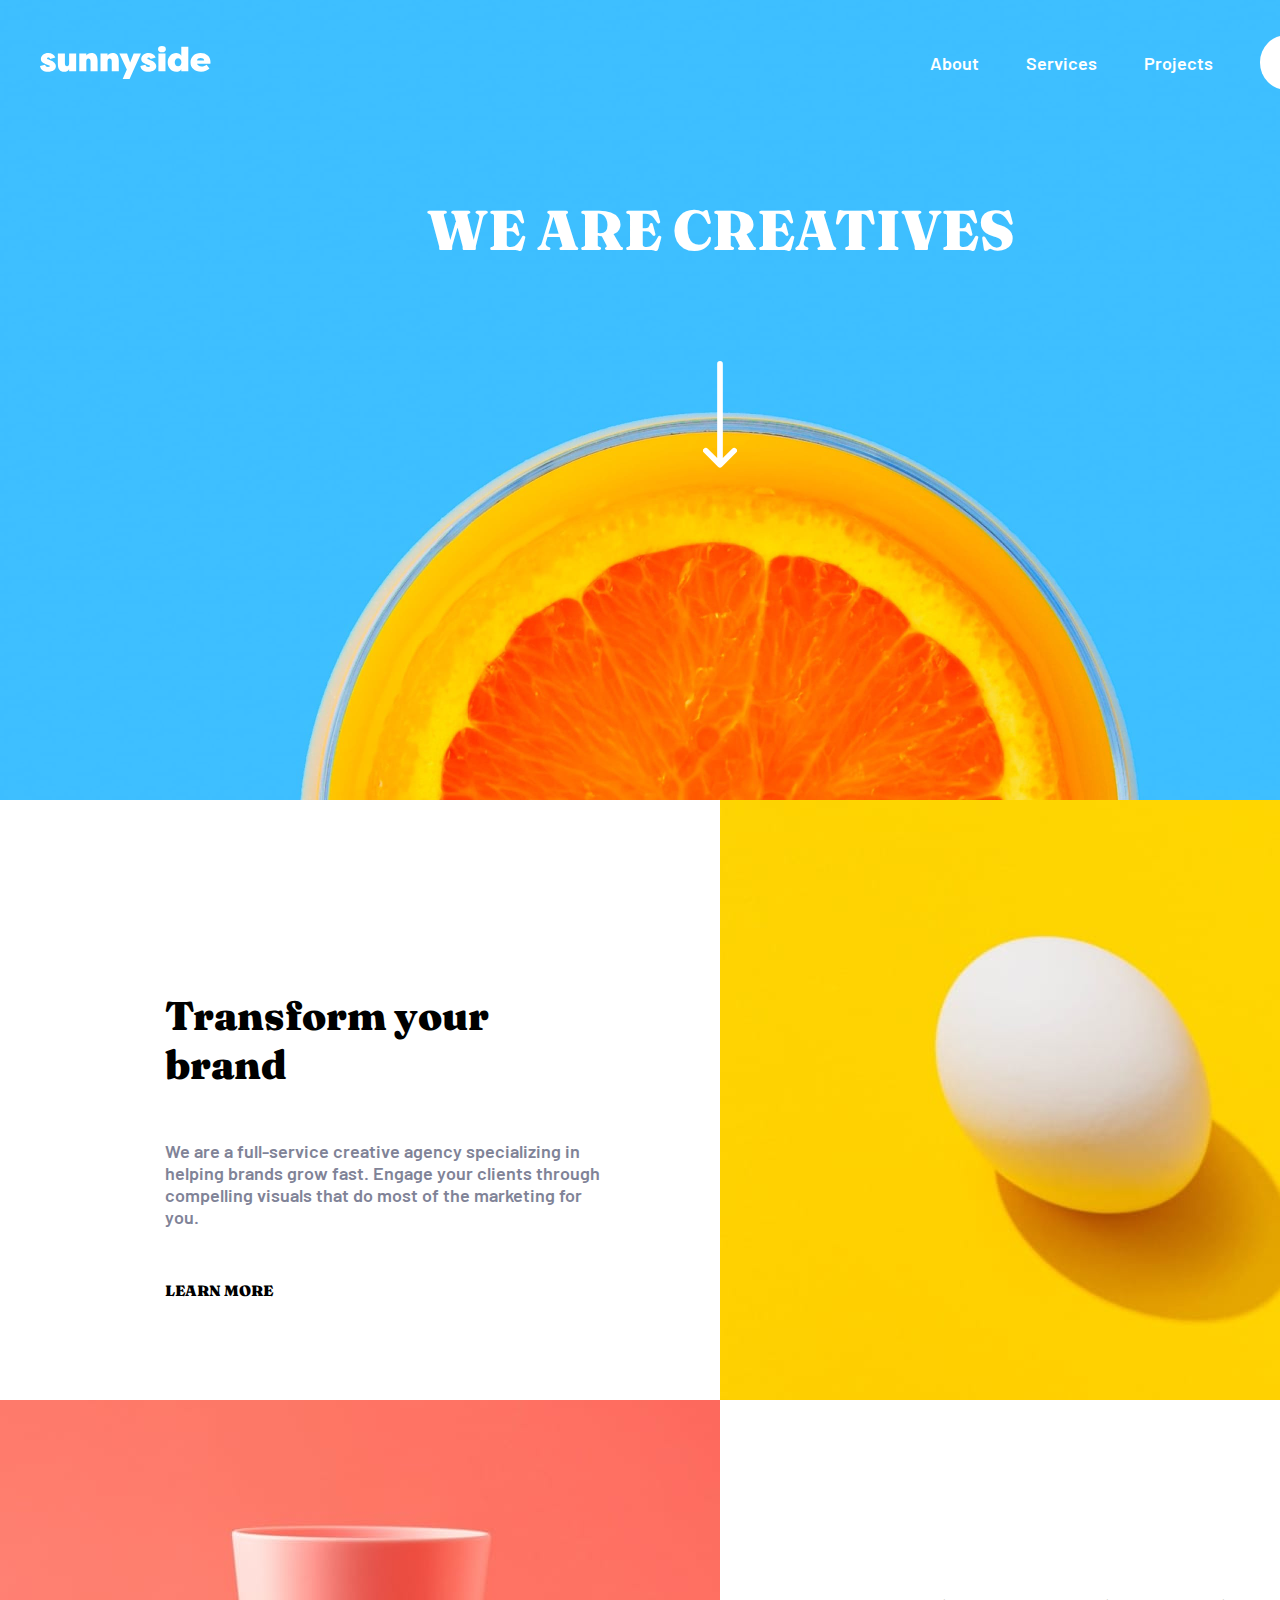
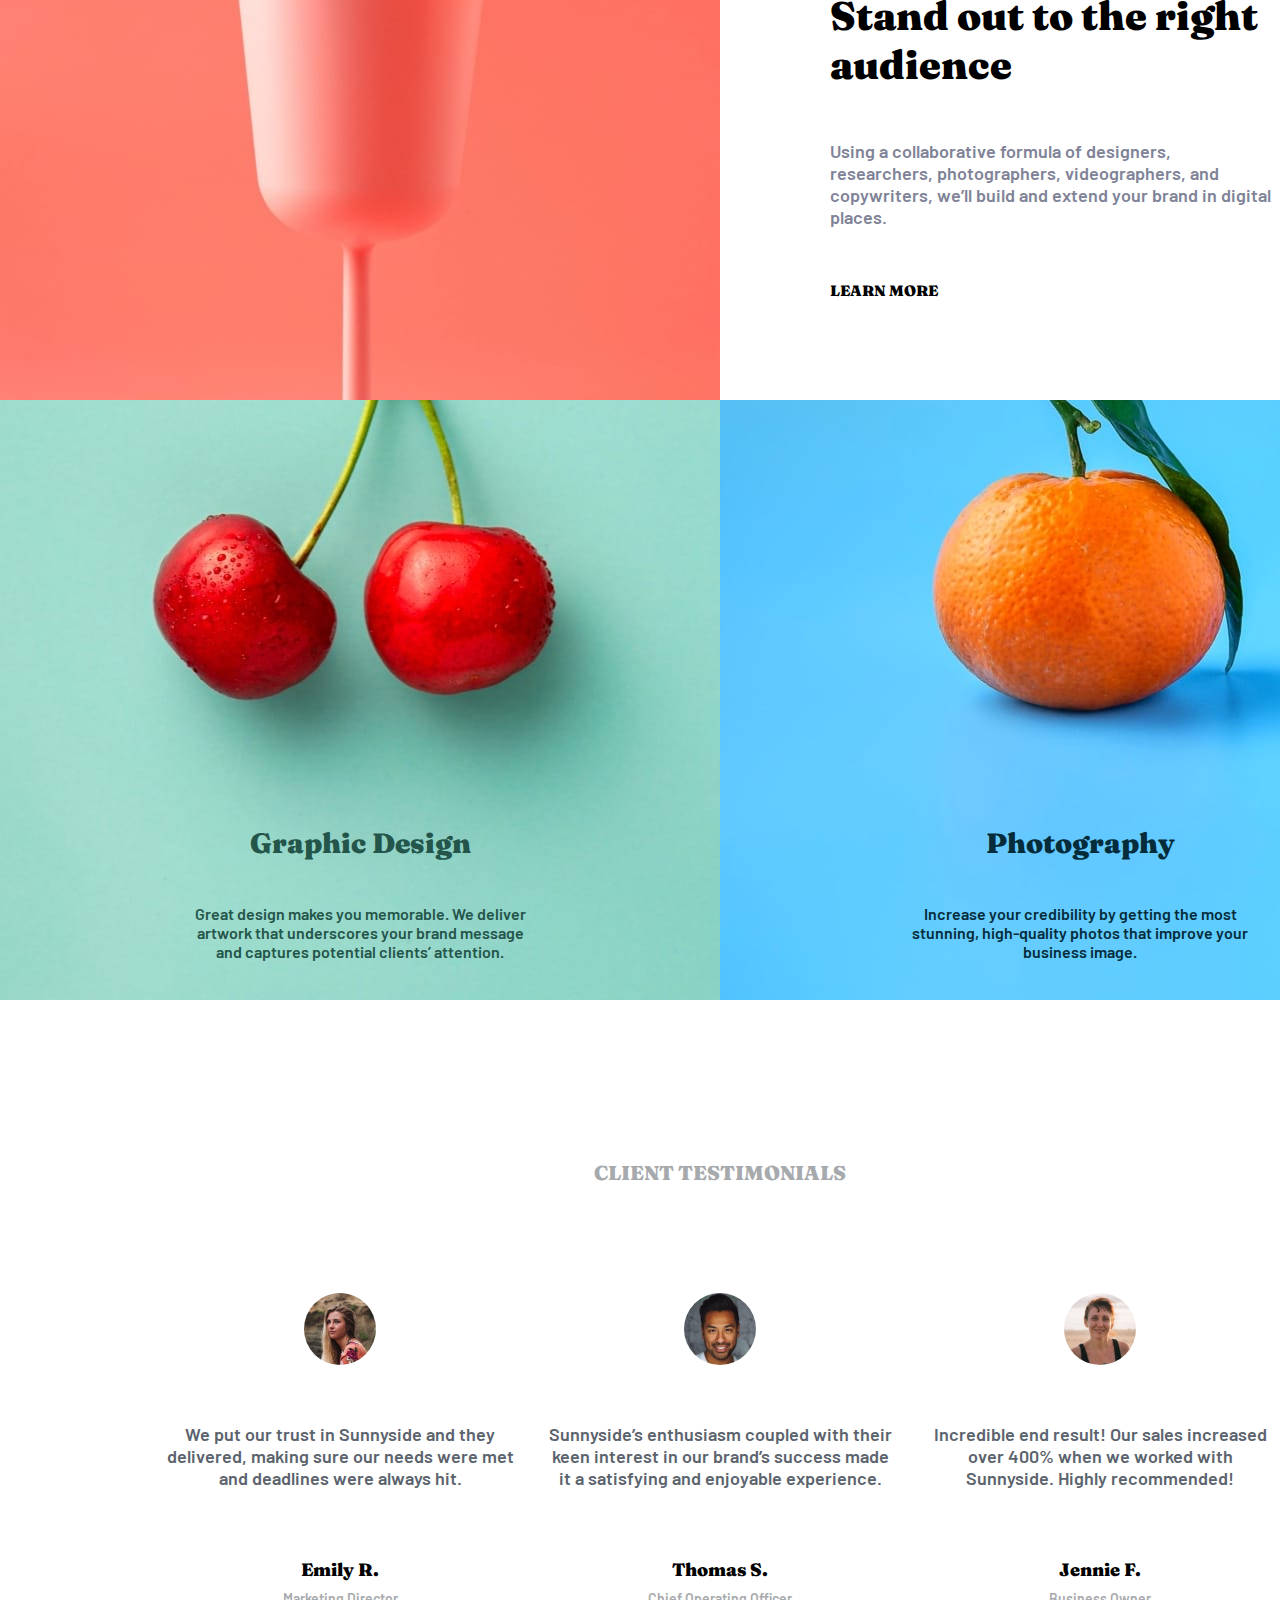
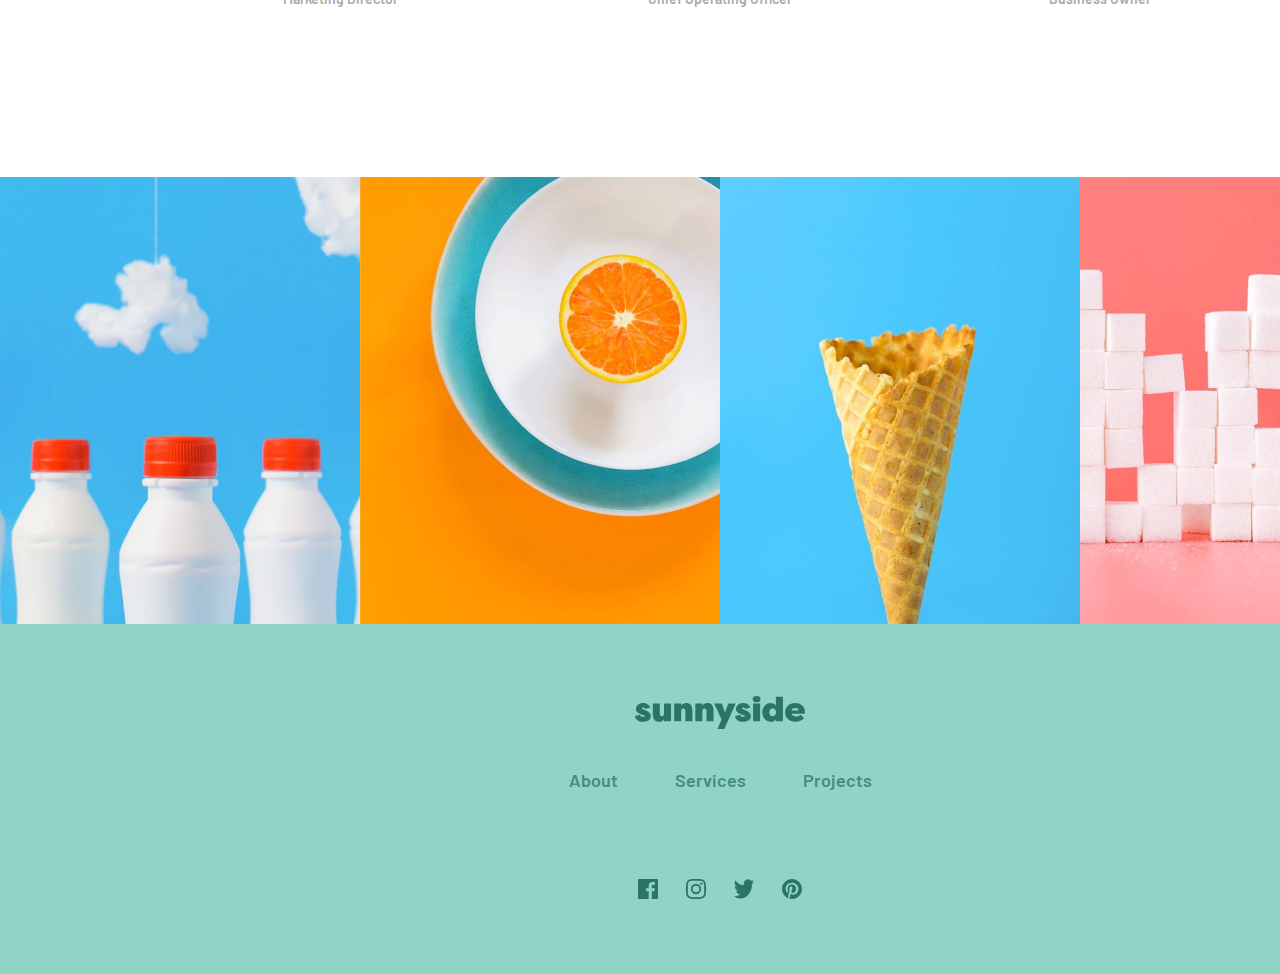
<file: casa-05/index.html>
<!DOCTYPE html>
<html lang='pt-br'>

<head>
  <meta charset='UTF-8'>
  <meta http-equiv='X-UA-Compatible' content='IE=edge'>
  <meta name='viewport' content='width=device-width, initial-scale=1.0'>
  <title>Item Flex</title>
  <link rel='stylesheet' href='style.css'>
</head>

<body>
  <div class='section-1'>
    <div class='navbar'>
      <img class='navbar-logo' src='./assets/logo.svg' alt='logo'>
      <div class='navbar-menu'>
        <a href=''>About</a>
        <a href=''>Services</a>
        <a href=''>Projects</a>
        <button>
          CONTACT
        </button>
      </div>
    </div>
    <h1>WE ARE CREATIVES</h1>
    <img class='arrow-down' src='./assets/icon-arrow-down.svg' alt='arrow down'>
  </div>

  <div class='section-2'>
    <div class='section-2-card-1'>
      <h2>Transform your brand</h2>
      <p>
        We are a full-service creative agency specializing in helping brands grow fast. Engage your clients through
        compelling visuals that do most of the marketing for you.
      </p>
      <h6>LEARN MORE</h6>
    </div>
    <div class='section-2-card-2'></div>
    <div class='section-2-card-3'></div>
    <div class='section-2-card-4'>
      <h2>Stand out to the right audience</h2>
      <p>
        Using a collaborative formula of designers, researchers, photographers, videographers, and copywriters, we’ll
        build and extend your brand in digital places.
      </p>
      <h6>LEARN MORE</h6>
    </div>
    <div class='section-2-card-5'>
      <h3>Graphic Design</h3>
      <p>
        Great design makes you memorable. We deliver artwork that underscores your brand message and captures potential
        clients’ attention.
      </p>
    </div>
    <div class='section-2-card-6'>
      <h3>Photography</h3>
      <p>
        Increase your credibility by getting the most stunning, high-quality photos that improve your business image.
      </p>
    </div>
  </div>

  <div class='section-3'>
    <h4>CLIENT TESTIMONIALS</h4>
    <div class='testimonials'>
      <div class='testimonial-card'>
        <img class='client-picture' src='./assets/image-emily.jpg' alt='client picture'>
        <p>
          We put our trust in Sunnyside and they delivered, making sure our needs were met and deadlines were always
          hit.
        </p>
        <h5>Emily R.</h5>
        <span>Marketing Director</span>
      </div>
      <div class=' testimonial-card'>
        <img class='client-picture' src='./assets/image-thomas.jpg' alt='client picture'>
        <p>
          Sunnyside’s enthusiasm coupled with their keen interest in our brand’s success made it a satisfying and
          enjoyable experience.
        </p>
        <h5>Thomas S.</h5>
        <span>Chief Operating Officer</span>
      </div>
      <div class=' testimonial-card'>
        <img class='client-picture' src='./assets/image-jennie.jpg' alt='client picture'>
        <p>
          Incredible end result! Our sales increased over 400% when we worked with Sunnyside. Highly recommended!
        </p>
        <h5>Jennie F.</h5>
        <span>Business Owner</span>
      </div>
    </div>
  </div>

  <div class='section-4'>
    <img class='pre-footer-image' src='./assets/image-gallery-milkbottles.jpg' alt='milk bottles'>
    <img class='pre-footer-image' src='./assets/image-gallery-orange.jpg' alt='orange'>
    <img class='pre-footer-image' src='./assets/image-gallery-cone.jpg' alt='ice cream cone'>
    <img class='pre-footer-image' src='./assets/image-gallery-sugarcubes.jpg' alt='sugar cubes'>
  </div>

  <div class='section-5'>
    <img class='footer-logo' src='./assets/logo-dark.svg' alt='logo'>
    <div class='footer-menu'>
      <a href=''>About</a>
      <a href=''>Services</a>
      <a href=''>Projects</a>
    </div>
    <div class='social-media'>
      <img src='./assets/icon-facebook.svg' alt='facebook icon'>
      <img src='./assets/icon-instagram.svg' alt='instagram icon'>
      <img src='./assets/icon-twitter.svg' alt='twitter icon'>
      <img src='./assets/icon-pinterest.svg' alt='pinterest icon'>
    </div>
  </div>
</body>

</html>
</file>
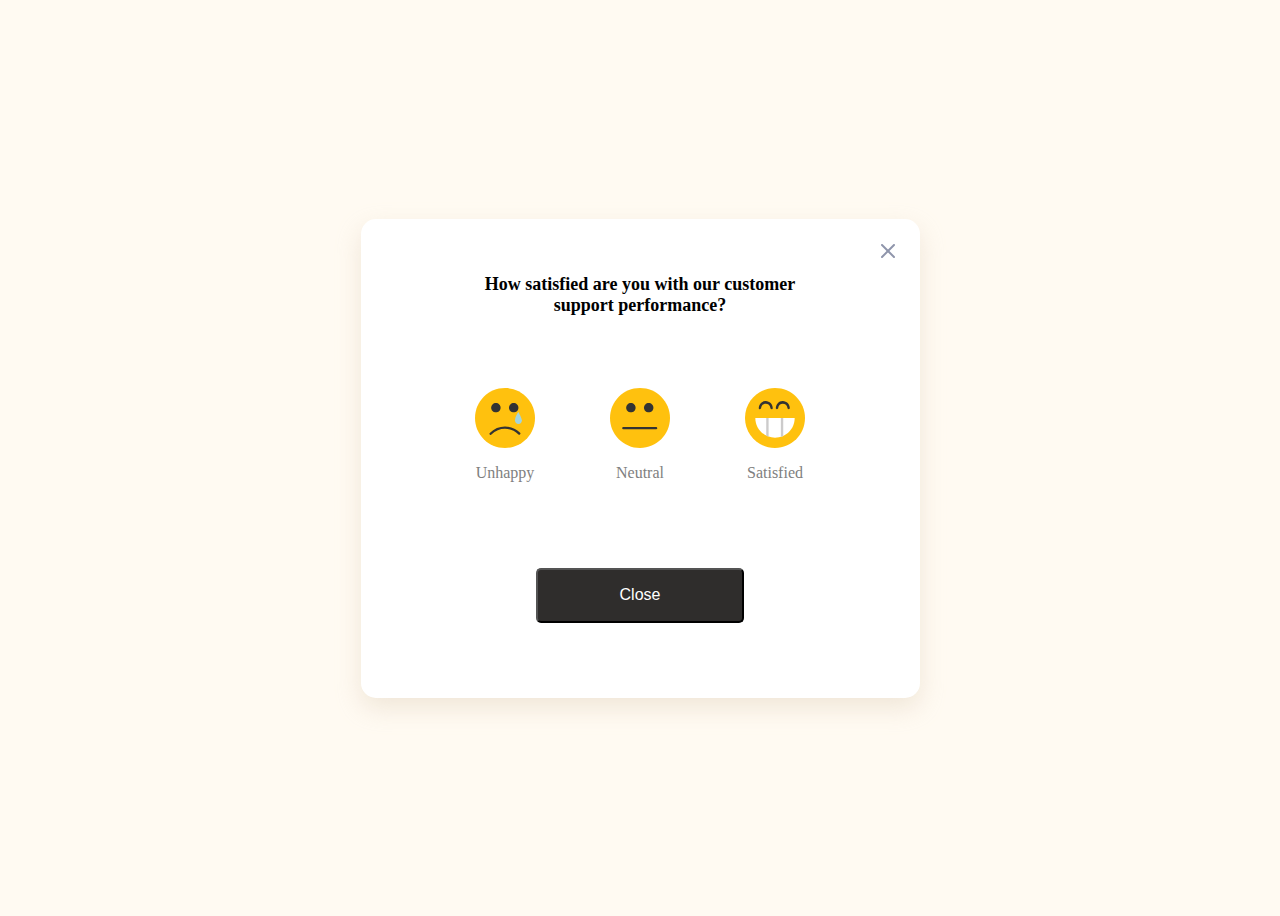
<file: classe-01/index.html>
<!DOCTYPE html>
<html lang='pt-br'>

<head>
  <meta charset='UTF-8'>
  <meta http-equiv='X-UA-Compatible' content='IE=edge'>
  <meta name='viewport' content='width=device-width, initial-scale=1.0'>
  <title>Item Flex</title>
  <link rel='stylesheet' href='style.css'>
</head>

<body>
  <div class='card'>
    <img class='close-button-x' src='./assets/botao-fechar.svg' alt='close button'>
    <h3 class='card-title'>How satisfied are you with our customer support performance?</h3>
    <div class='emojis-area'>
      <a href='./finish.html'>
        <img src='./assets/emoji-triste.svg' alt='unhappy emoji'>
        <p>Unhappy</p>
      </a>
      <a href='./finish.html'>
        <img src='./assets/emoji-neutro.svg' alt='neutral emoji'>
        <p>Neutral</p>
      </a>
      <a href='./finish.html'>
        <img src='./assets/emoji-feliz.svg' alt='happy emoji'>
        <p>Satisfied</p>
      </a>
    </div>
    <button>Close</button>
  </div>
</body>

</html>
</file>
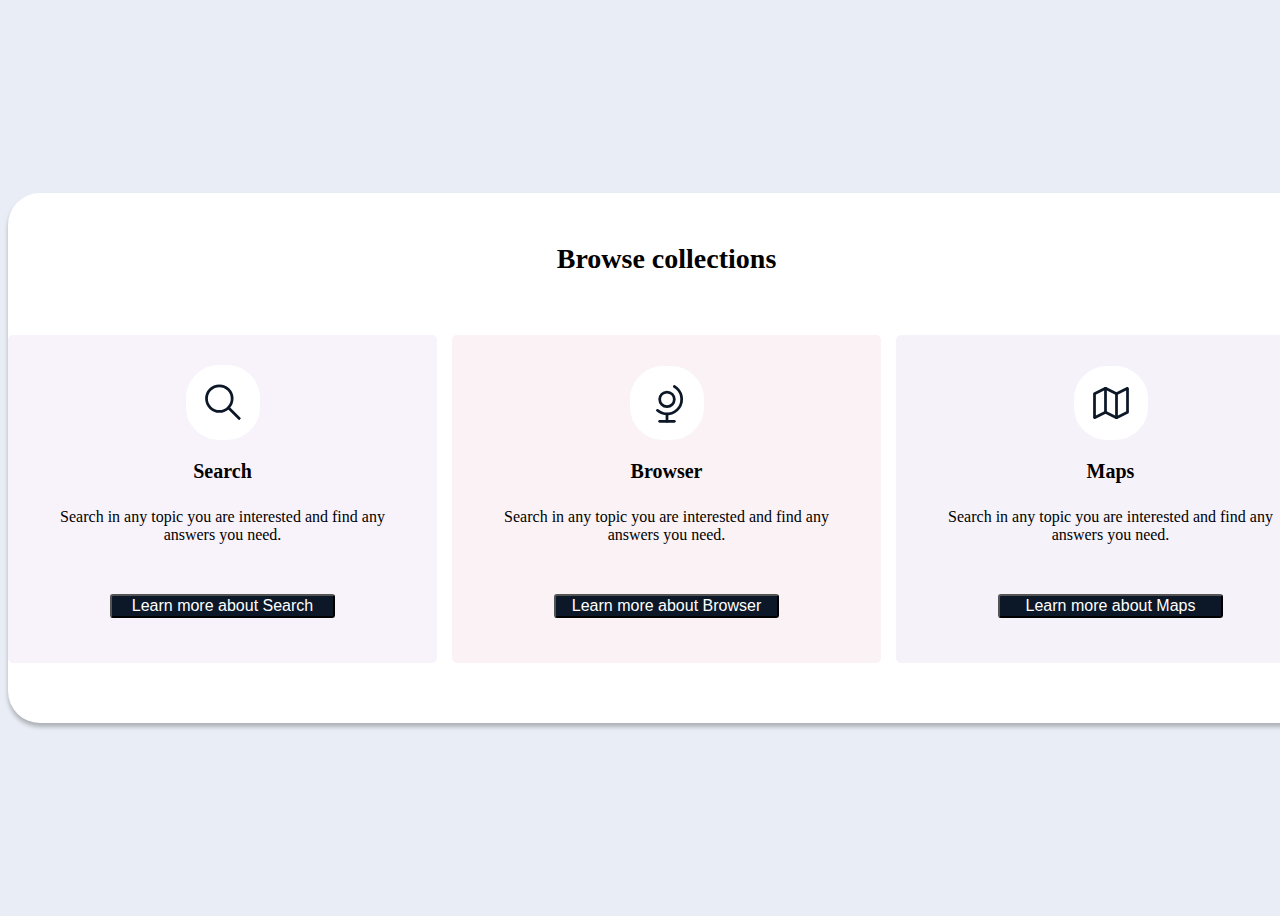
<file: classe-02/index.html>
<!DOCTYPE html>
<html lang='pt-br'>

<head>
  <meta charset='UTF-8'>
  <meta http-equiv='X-UA-Compatible' content='IE=edge'>
  <meta name='viewport' content='width=device-width, initial-scale=1.0'>
  <title>Item Flex</title>
  <link rel='stylesheet' href='style.css'>
</head>

<body>
  <div class='main-card'>
    <h1>Browse collections</h1>
    <div>
      <div class='card card-1'>
        <img src='./assets/icone-lupa.svg' alt='search icon'>
        <h3>Search</h3>
        <p>Search in any topic you are interested and find any answers you need.</p>
        <button>Learn more about Search</button>
      </div>
      <div class='card card-2'>
        <img src='./assets/icone-globo.svg' alt='browser icon'>
        <h3>Browser</h3>
        <p>Search in any topic you are interested and find any answers you need.</p>
        <button>Learn more about Browser</button>
      </div>
      <div class='card card-3'>
        <img src='./assets/icone-mapa.svg' alt='map icon'>
        <h3>Maps</h3>
        <p>Search in any topic you are interested and find any answers you need.</p>
        <button>Learn more about Maps</button>
      </div>
    </div>
  </div>
</body>

</html>
</file>
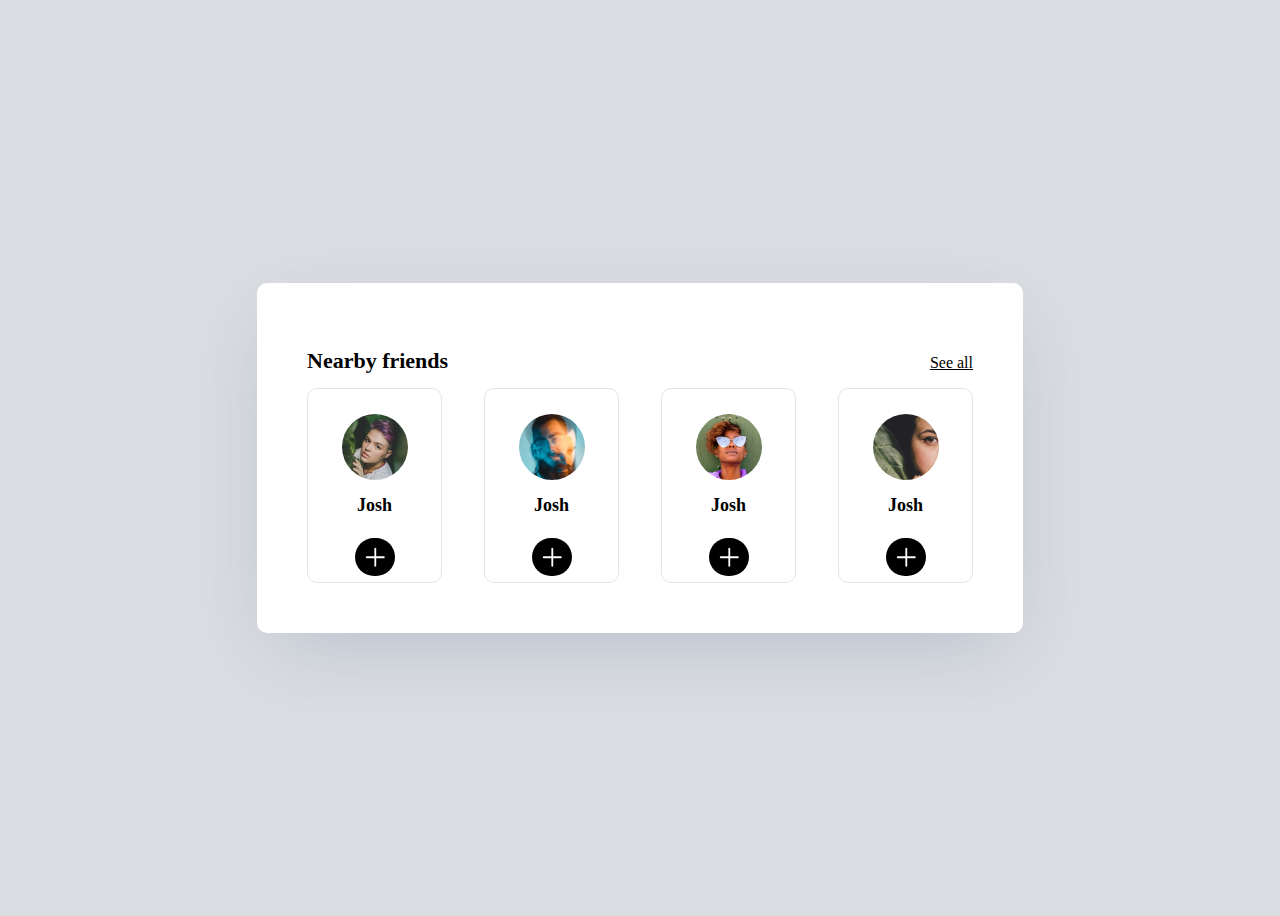
<file: classe-03/index.html>
<!DOCTYPE html>
<html lang='pt-br'>

<head>
  <meta charset='UTF-8'>
  <meta http-equiv='X-UA-Compatible' content='IE=edge'>
  <meta name='viewport' content='width=device-width, initial-scale=1.0'>
  <title>Item Flex</title>
  <link rel='stylesheet' href='style.css'>
</head>

<body>
  <div class='main-card'>
    <div class='card-header'>
      <h1>Nearby friends</h1>
      <a href='./contacts.html'>See all</a>
    </div>
    <div class='cards-area'>
      <div class='card'>
        <img class='friend-picture' src='./assets/josh.png' alt='friend picture'>
        <h3>Josh</h3>
        <div class='add-button'>
          <img src='./assets/icone-soma.svg' alt='add button'>
        </div>
      </div>
      <div class='card'>
        <img class='friend-picture' src='./assets/christer.png' alt='friend picture'>
        <h3>Josh</h3>
        <div class='add-button'>
          <img src='./assets/icone-soma.svg' alt='add button'>
        </div>
      </div>
      <div class='card'>
        <img class='friend-picture' src='./assets/lise.png' alt='friend picture'>
        <h3>Josh</h3>
        <div class='add-button'>
          <img src='./assets/icone-soma.svg' alt='add button'>
        </div>
      </div>
      <div class='card'>
        <img class='friend-picture' src='./assets/katrine.png' alt='friend picture'>
        <h3>Josh</h3>
        <div class='add-button'>
          <img src='./assets/icone-soma.svg' alt='add button'>
        </div>
      </div>
    </div>
  </div>
</body>

</html>
</file>
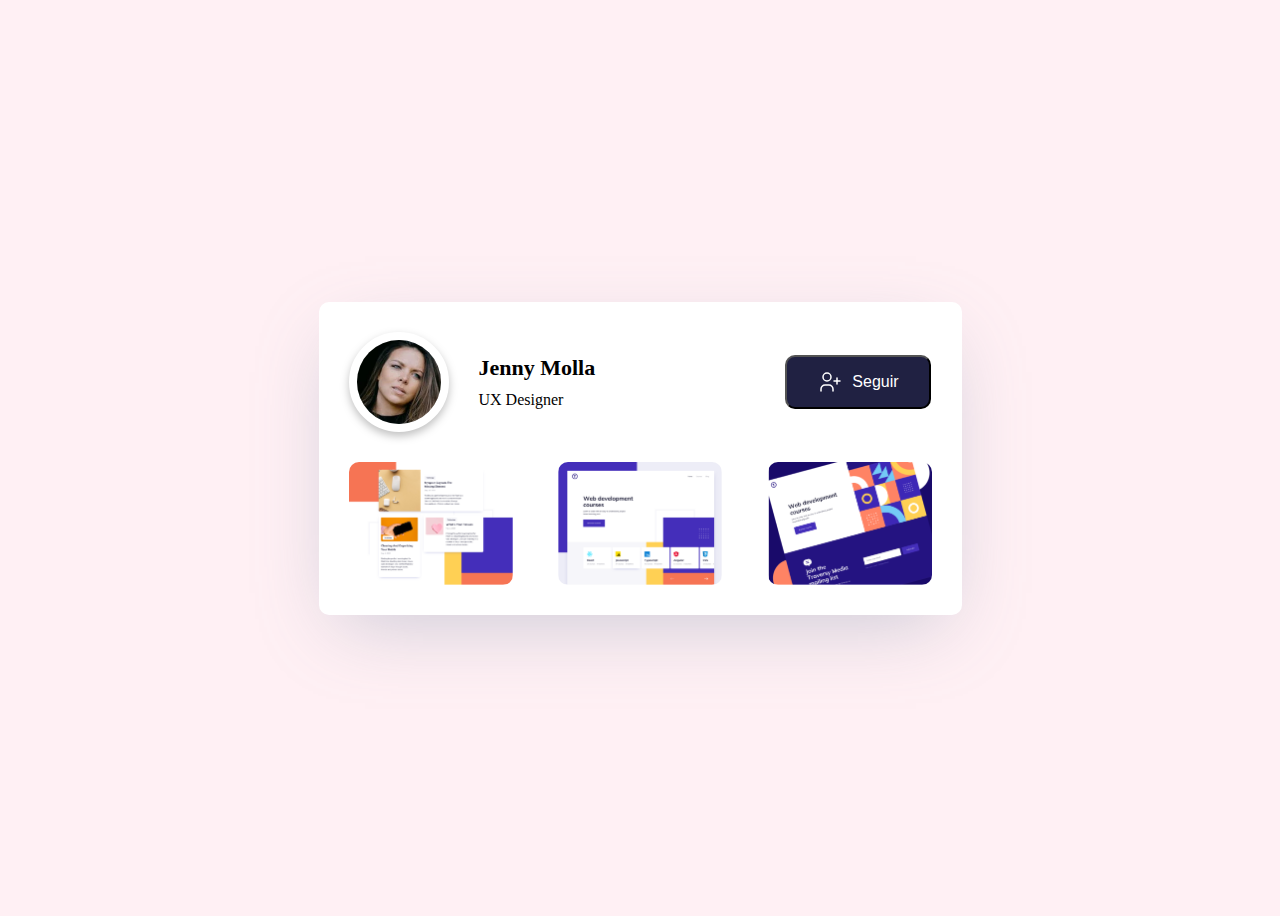
<file: classe-04/index.html>
<!DOCTYPE html>
<html lang='pt-br'>

<head>
  <meta charset='UTF-8'>
  <meta http-equiv='X-UA-Compatible' content='IE=edge'>
  <meta name='viewport' content='width=device-width, initial-scale=1.0'>
  <title>Item Flex</title>
  <link rel='stylesheet' href='style.css'>
</head>

<body>
  <div class='main-card'>
    <div class='card-header'>
      <img class='user-picture' src='./assets/jenny.png' alt='user picture'>
      <div class='user-info'>
        <h1>Jenny Molla</h1>
        <p>UX Designer</p>
      </div>
      <button class='followg-button' onclick="window.location.href='user.html'">
        <svg width="24" height="24" viewBox="0 0 24 24" fill="none" xmlns="http://www.w3.org/2000/svg">
          <path
            d="M9 11C11.2091 11 13 9.20914 13 7C13 4.79086 11.2091 3 9 3C6.79086 3 5 4.79086 5 7C5 9.20914 6.79086 11 9 11Z"
            stroke="white" stroke-width="1.5" stroke-linecap="round" stroke-linejoin="round" />
          <path
            d="M3 21V19C3 17.9391 3.42143 16.9217 4.17157 16.1716C4.92172 15.4214 5.93913 15 7 15H11C12.0609 15 13.0783 15.4214 13.8284 16.1716C14.5786 16.9217 15 17.9391 15 19V21"
            stroke="white" stroke-width="1.5" stroke-linecap="round" stroke-linejoin="round" />
          <path d="M19 8V14M16 11H22H16Z" stroke="white" stroke-width="1.5" stroke-linecap="round"
            stroke-linejoin="round" />
        </svg>
        Seguir
      </button>
    </div>
    <div class='cards-area'>
      <img class='portfolio-picture' src='./assets/design1.png' alt='portfolio picture'>
      <img class='portfolio-picture' src='./assets/design2.png' alt='portfolio picture'>
      <img class='portfolio-picture' src='./assets/design3.png' alt='portfolio picture'>
    </div>
  </div>
</body>

</html>
</file>
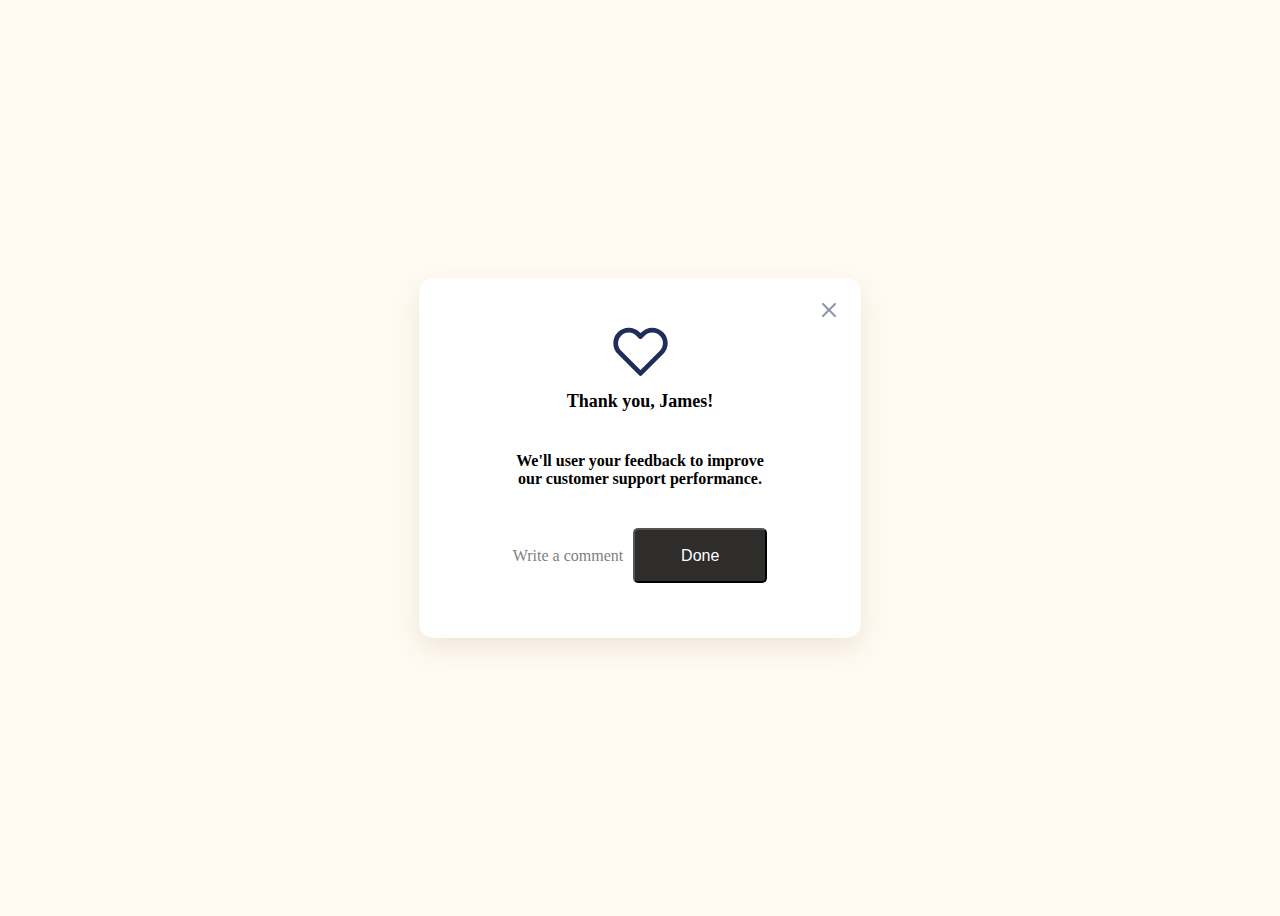
<file: classe-01/finish.html>
<!DOCTYPE html>
<html lang='pt-br'>

<head>
  <meta charset='UTF-8'>
  <meta http-equiv='X-UA-Compatible' content='IE=edge'>
  <meta name='viewport' content='width=device-width, initial-scale=1.0'>
  <title>Item Flex</title>
  <link rel='stylesheet' href='style.css'>
</head>

<body>
  <div class='finish-card'>
    <img class='close-button-x' src='./assets/botao-fechar.svg' alt='close button'>
    <img class='heart-icon' src='./assets/coracao.svg' alt='heart icon'>
    <h3 class='card-title'>Thank you, James!</h3>
    <h4 class='card-text'>We'll user your feedback to improve our customer support performance.</h4>
    <div class='submit-area'>
      <p>Write a comment</p>
      <button>Done</button>
    </div>
  </div>
</body>

</html>
</file>
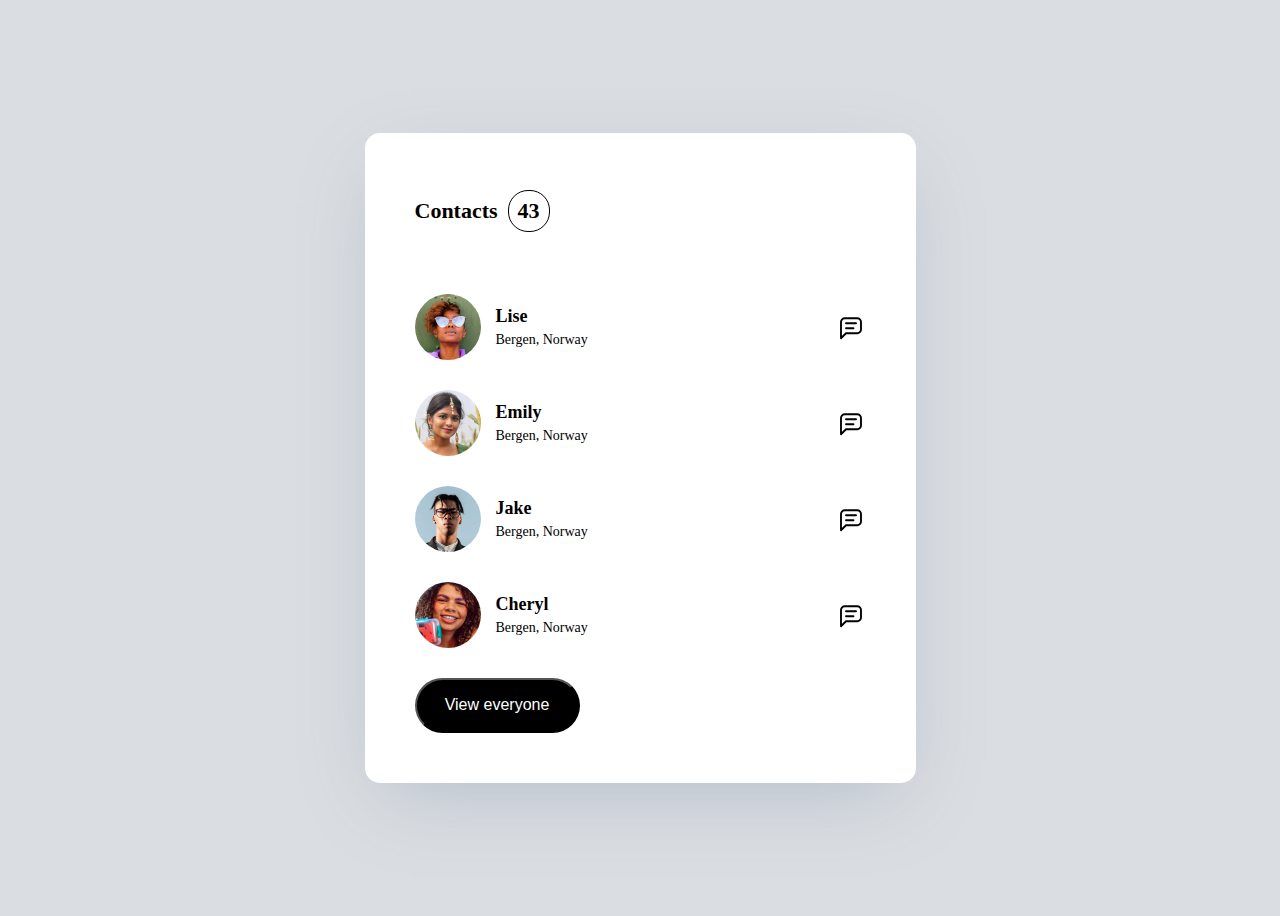
<file: classe-03/contacts.html>
<!DOCTYPE html>
<html lang='pt-br'>

<head>
  <meta charset='UTF-8'>
  <meta http-equiv='X-UA-Compatible' content='IE=edge'>
  <meta name='viewport' content='width=device-width, initial-scale=1.0'>
  <title>Item Flex</title>
  <link rel='stylesheet' href='style.css'>
</head>

<body>
  <div class='contacts-main-card'>
    <div class='contacts-header'>
      <h1>Contacts</h1>
      <div>
        <h2>43</h2>
      </div>
    </div>
    <div class='contacts-card'>
      <img class='friend-picture' src='./assets/lise.png' alt='friend picture'>
      <div class='friend-info'>
        <h3>Lise</h3>
        <p>Bergen, Norway</p>
      </div>
      <img class='chat-icon' src='./assets/icone-chat.svg' alt='chat icon'>
    </div>
    <div class='contacts-card'>
      <img class='friend-picture' src='./assets/emily.png' alt='friend picture'>
      <div class='friend-info'>
        <h3>Emily</h3>
        <p>Bergen, Norway</p>
      </div>
      <img class='chat-icon' src='./assets/icone-chat.svg' alt='chat icon'>
    </div>
    <div class='contacts-card'>
      <img class='friend-picture' src='./assets/jake.png' alt='friend picture'>
      <div class='friend-info'>
        <h3>Jake</h3>
        <p>Bergen, Norway</p>
      </div>
      <img class='chat-icon' src='./assets/icone-chat.svg' alt='chat icon'>
    </div>
    <div class='contacts-card'>
      <img class='friend-picture' src='./assets/cheryl.png' alt='friend picture'>
      <div class='friend-info'>
        <h3>Cheryl</h3>
        <p>Bergen, Norway</p>
      </div>
      <img class='chat-icon' src='./assets/icone-chat.svg' alt='chat icon'>
    </div>
    <button>View everyone</button>
  </div>
</body>

</html>
</file>
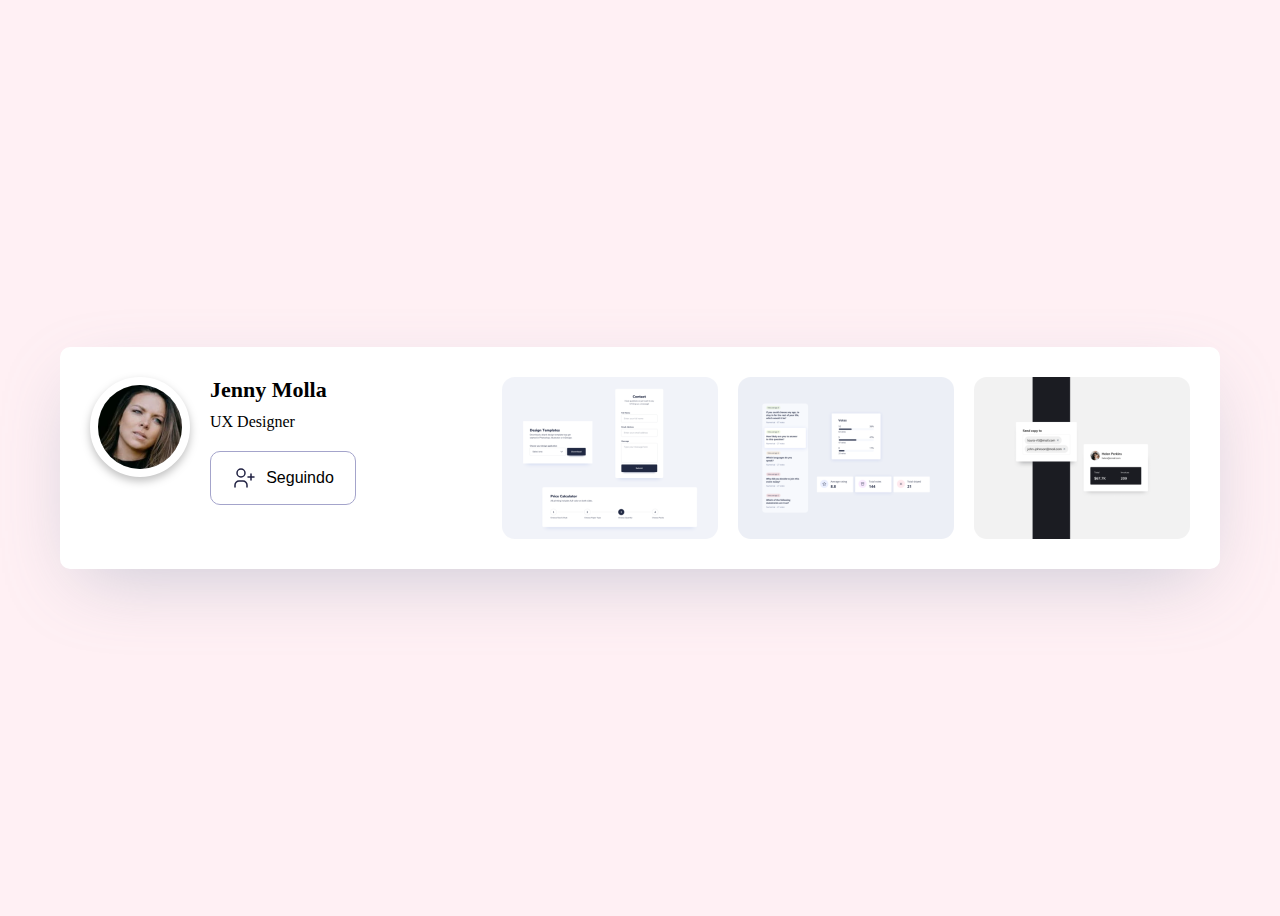
<file: classe-04/user.html>
<!DOCTYPE html>
<html lang='pt-br'>

<head>
  <meta charset='UTF-8'>
  <meta http-equiv='X-UA-Compatible' content='IE=edge'>
  <meta name='viewport' content='width=device-width, initial-scale=1.0'>
  <title>Item Flex</title>
  <link rel='stylesheet' href='style.css'>
</head>

<body>
  <div class='user-main-card'>
    <img class='user-picture' src='./assets/jenny.png' alt='user picture'>
    <div class='user-info-area'>
      <h1>Jenny Molla</h1>
      <p>UX Designer</p>
      <button class='following-button' onclick="window.location.href='index.html'">
        <svg width="24" height="24" viewBox="0 0 24 24" fill="none" xmlns="http://www.w3.org/2000/svg">
          <path
            d="M9 11C11.2091 11 13 9.20914 13 7C13 4.79086 11.2091 3 9 3C6.79086 3 5 4.79086 5 7C5 9.20914 6.79086 11 9 11Z"
            stroke="#202142" stroke-width="1.5" stroke-linecap="round" stroke-linejoin="round" />
          <path
            d="M3 21V19C3 17.9391 3.42143 16.9217 4.17157 16.1716C4.92172 15.4214 5.93913 15 7 15H11C12.0609 15 13.0783 15.4214 13.8284 16.1716C14.5786 16.9217 15 17.9391 15 19V21"
            stroke="#202142" stroke-width="1.5" stroke-linecap="round" stroke-linejoin="round" />
          <path d="M19 8V14M16 11H22H16Z" stroke="#202142" stroke-width="1.5" stroke-linecap="round"
            stroke-linejoin="round" />
        </svg>
        Seguindo
      </button>
    </div>
    <div class='user-cards-area'>
      <img class='user-portfolio-picture' src='./assets/design4.png' alt='portfolio picture'>
      <img class='user-portfolio-picture' src='./assets/design5.png' alt='portfolio picture'>
      <img class='user-portfolio-picture' src='./assets/design6.png' alt='portfolio picture'>
    </div>
  </div>
</body>

</html>
</file>
<file: casa-05/style.css>
@import url('https://fonts.googleapis.com/css2?family=Barlow:wght@600&display=swap');
@import url('https://fonts.googleapis.com/css2?family=Barlow:wght@600&family=Fraunces:wght@700;900&display=swap');

body {
  margin: 0px;
  display: flex;
  flex-direction: column;
  align-items: center;
  width: 1440px;
  margin: 0px auto 0px auto;
  box-shadow: 0px 24px 74px -20px rgba(130, 148, 173, 0.44);
}

.section-1 {
  width: 100%;
  height: 800px;
  background-image: url(./assets/image-header.jpg);
  background-repeat: no-repeat;
  background-size: 100%;
  display: flex;
  flex-direction: column;
  align-items: center;
}

.navbar {
  height: 55px;
  width: 100%;
  color: #FFFFFF;
  margin: 35px 0px 0px 0px;
  display: flex;
  justify-content: space-between;
  align-items: center;
}

.navbar-logo {
  height: 33px;
  width: auto;
  margin: 0px 0px 0px 40px;
}

.navbar-menu {
  margin-right: 40px;
  display: flex;
  align-items: center;
  gap: 47px;
}

.navbar-menu a {
  text-decoration: none;
  font-family: 'Barlow', sans-serif;
  font-weight: 600;
  color: #FFFFFF;
  font-size: 18px;
}

button {
  width: 140px;
  height: 55px;
  border-radius: 27px;
  border: none;
  background-color: #FFFFFF;
  font-family: 'Fraunces', sans-serif;
  font-weight: 700;
  font-size: 15px;
}

button:hover {
  cursor: pointer;
}

h1 {
  font-family: 'Fraunces', sans-serif;
  font-weight: 900;
  font-size: 56px;
  color: #FFFFFF;
  margin: 105px 0px 0px 0px;
}

.arrow-down {
  height: 107px;
  width: auto;
  margin: 97px 0px 0px 0px;
}

.section-2 {
  width: 100%;
  display: grid;
  grid-template-columns: repeat(2, 50%);
  grid-template-rows: repeat(3, 600px);
}

.section-2-card-1, .section-2-card-2, .section-2-card-3, .section-2-card-4, .section-2-card-5, .section-2-card-6 {
  width: 100%;
  box-sizing: border-box;
}

.section-2-card-1, .section-2-card-4, .section-2-card-5, .section-2-card-6 {
  display: flex;
  flex-direction: column;
}

.section-2-card-2, .section-2-card-3, .section-2-card-5, .section-2-card-6 {
  background-repeat: no-repeat;
  background-size: 100%;
}

.section-2-card-1 {
  padding: 158px 110px 0px 165px;
}

.section-2-card-2 {
  background-image: url(./assets/image-transform.jpg);
}

.section-2-card-3 {
  background-image: url(./assets/image-stand-out.jpg);
}

.section-2-card-4 {
  padding: 158px 165px 0px 110px;
}

.section-2-card-5, .section-2-card-6 {
  padding: 398px 190px 0px 190px;
  align-items: center;
}

.section-2-card-5 {
  background-image: url(./assets/image-graphic-design.jpg);
  color: #24554A;
}

.section-2-card-6 {
  background-image: url(./assets/image-photography.jpg);
  color: #052C3B;
}

h2 {
  font-family: 'Fraunces', sans-serif;
  font-weight: 900;
  font-size: 40px;
}

.section-2-card-1 p, .section-2-card-4 p {
  font-family: 'Barlow', sans-serif;
  font-weight: 600;
  font-size: 18px;
  color: #808397;
}

h6 {
  font-family: 'Fraunces', sans-serif;
  font-weight: 900;
  font-size: 15px;
}

h6:hover {
  cursor: pointer;
}

h3 {
  font-family: 'Fraunces', sans-serif;
  font-weight: 900;
  font-size: 28px;
}

.section-2-card-5 p, .section-2-card-6 p {
  font-family: 'Barlow', sans-serif;
  font-weight: 600;
  font-size: 16px;
  text-align: center;
}

.section-3 {
  width: 100%;
  height: 777px;
  display: flex;
  flex-direction: column;
  align-items: center;
}

h4 {
  font-family: 'Fraunces', sans-serif;
  font-weight: 900;
  font-size: 20px; 
  color: #A7AAAD;
  margin-top: 160px;
}

.testimonials {
  margin: 81px auto 160px auto;
  display: flex;
  gap: 30px;
}

.testimonial-card {
  width: 350px;
  display: flex;
  flex-direction: column;
  align-items: center;
}

.client-picture {
  width: 72px;
  height: auto;
  border-radius: 36px;
  margin: 0px auto 58px auto;
}

.testimonial-card p {
  font-family: 'Barlow', sans-serif;
  font-weight: 600;
  font-size: 18px;
  color: #5B636D;
  text-align: center;
  margin: 0px auto 69px auto;
}

h5 {
  font-family: 'Fraunces', sans-serif;
  font-weight: 900;
  font-size: 18px;
  margin: 0px auto 9px auto;
}

span {
  font-family: 'Barlow', sans-serif;
  font-weight: 600;
  font-size: 14px;
  color: #A7AAAD;  
}

.section-4 {
  width: 100%;
  display: grid;
  grid-template-columns: repeat(4, 25%);
  grid-template-rows: 447px;
}

.pre-footer-image {
  width: 100%;
  height: auto;
}

.section-5 {
  width: 100%;
  height: 350px;
  background-color: #90D4C6;
  display: flex;
  flex-direction: column;
  align-items: center;
}

.footer-logo {
  height: 33px;
  width: auto;
  margin: 72px auto 40px auto;
}

.footer-menu {
  display: flex;
  gap: 57px;
  margin: 0px auto 88px auto;
}

.footer-menu a {
  text-decoration: none;
  font-family: 'Barlow', sans-serif;
  font-weight: 600;
  color: #458D7E;
  font-size: 18px;
}

.social-media {
  display: flex;
  gap: 28px;
}

.social-media img {
  width: 20px;
  height: auto;
}

.social-media img:hover {
  cursor: pointer;
}
</file>
<file: classe-01/style.css>
body {
  background-color: #FFFAF2;
  height: 100vh;
  display: flex;
}

.card {
  margin: auto;
  background-color: #FFFFFF;
  width: 519px;
  height: auto;
  border-radius: 15px;
  box-shadow: 0px 10px 25px rgba(220, 205, 181, 0.42);
  padding: 20px;
  display: flex;
  flex-direction: column;
  align-items: center;
}

.close-button-x {
  width: 24px;
  height: auto;
  margin-left: auto;
  margin-right: 0px;
}

.close-button-x:hover {
  cursor: pointer;
}

.card-title {
  font-size: 18px;
  text-align: center;
  margin: 11px 97px 0px 97px;
}

.emojis-area {
  width: 341px;
  margin: 72px auto 85px auto;
  display: flex;
  justify-content: space-between;
}

a {
  text-decoration: none;
}

.emojis-area a {
  width: 71px;
  height: 95px;
  display: flex;
  flex-direction: column;
  align-items: center;
}

.emojis-area a img {
  width: 60px;
  height: auto;
}

p {
  font-size: 16px;
  color: grey;
}

button {
  width: 208px;
  height: 55px;
  margin: 0px auto 55px auto;
  border-radius: 5px;
  background-color: #2F2D2C;
  font-size: 16px;
  color: #FFFFFF;
}

button:hover {
  cursor: pointer;
}

.finish-card {
  margin: auto;
  background-color: #FFFFFF;
  width: 402px;
  height: auto;
  border-radius: 15px;
  box-shadow: 0px 10px 25px rgba(220, 205, 181, 0.42);
  padding: 20px;
  display: flex;
  flex-direction: column;
  align-items: center;
}

.heart-icon {
  width: 57px;
  height: auto;
  margin: 1px auto 0px auto;
}

.card-text {
  font-size: 16px;
  text-align: center;
  margin: 40px 64px 0px 64px;
}

.submit-area {
  margin: 40px 40px 35px 40px;
  display: flex;
  align-items: center;
}

.submit-area button {
  width: 134px;
  margin: 0px 0px 0px 10px;
}
</file>
<file: classe-02/style.css>
body {
  background-color: #E9EEF6;
  height: 100vh;
  display: flex;
}

.main-card {
  margin: auto;
  background-color: #FFFFFF;
  width: 1437px;
  height: auto;
  border-radius: 32px;
  padding: 0;
  box-shadow: 0px 4px 4px rgba(0, 0, 0, 0.25);
  display: flex;
  flex-direction: column;
  align-items: center;
}

h1 {
  font-size: 28px;
  margin: 50px auto 0px auto;
}

.main-card div {
  margin: 30px auto 30px auto;
  display: flex;
  gap: 15px;
}

.card-1 {
  background-color: #F8F2FA;
}

.card-2 {
  background-color: #FAF2F4;
}

.card-3 {
  background-color: #F5F2FA;
}

.card {
  width: 429px;
  height: 328px;
  border-radius: 5px;
  display: flex;
  flex-direction: column;
  align-items: center;
  justify-content: center;
}

img {
  width: 44px;
  height: auto;
  background-color: #FFFFFF;
  border-radius: 33px;
  border: 15px solid #FFFFFF;
  margin: 35px auto 0px auto;
}

h3 {
  font-size: 20px;
  margin: 5px auto 0px auto;
}

p {
  font-size: 16px;
  text-align: center;
  margin: 10px 50px 0px 50px;
}

button {
  width: 225px;
  height: 46px;
  margin: 35px auto 50px auto;
  border-radius: 3px;
  background-color: #0C1727;
  font-size: 16px;
  color: #FFFFFF;
}

button:hover {
  cursor: pointer;
}
</file>
<file: classe-03/style.css>
body {
  background-color: #DADDE1;
  height: 100vh;
  display: flex;
}

.main-card {
  margin: auto;
  background-color: #FFFFFF;
  width: 666px;
  height: auto;
  border-radius: 10px;
  padding: 50px;
  box-shadow: 0px 24px 74px -20px rgba(130, 148, 173, 0.44);
  display: flex;
  flex-direction: column;
  align-items: center;
  justify-content: center;
}

.card-header {
  width: 100%;
  display: flex;
  align-items: baseline;
  justify-content: space-between;
}

h1 {
  font-size: 22px;
}

a {
  font-size: 16px;
  color: #000000;
}

.cards-area {
  width: 100%;
  display: flex;
  justify-content: space-between;
}

.card {
  background-color: #FFFFFF;
  width: 135px;
  height: 195px;
  padding: 25px 30px 6px 30px;
  border-radius: 10px;
  border: 1px solid #E5E5E5;
  display: flex;
  flex-direction: column;
  align-items: center;
  box-sizing: border-box;
}

.friend-picture {
  width: 66px;
  height: auto;
  border-radius: 33px;
}

h3 {
  font-size: 18px;
  margin: 15px auto 22px auto;
}

.add-button {
  width: 40px;
  height: 40px;
  border-radius: 20px;
  padding: 0px;
  background-color: #000000;
  display: flex;
  justify-content: center;
  align-items: center;
}

.add-button img {
  margin: 0px;
  width: 20px;
  height: 20px;
}

.add-button:hover {
  cursor: pointer;
}

.contacts-main-card {
  margin: auto;
  background-color: #FFFFFF;
  width: 451px;
  height: auto;
  border-radius: 15px;
  padding: 50px;
  box-shadow: 0px 24px 74px -20px rgba(130, 148, 173, 0.44);
  display: flex;
  flex-direction: column;
  align-items: center;
  justify-content: center;
}

.contacts-header {
  width: 100%;
  display: flex;
  align-items: center;
  justify-content: left;
  margin-bottom: 55px;
}

.contacts-header div {
  border: 1px solid #000000;
  width: 40px;
  height: 40px;
  border-radius: 20px;
  display: flex;
  justify-content: center;
  align-items: center;
  margin-left: 10px;
}

h2 {
  font-size: 22px;
}

.contacts-card {
  background-color: #FFFFFF;
  width: 100%;
  height: 66px;
  padding: 0px;
  margin-bottom: 30px;
  display: flex;
  align-items: center;
  justify-items: center;
  box-sizing: border-box;
}

.friend-info {
  width: 100%;
  margin-left: 15px;
  display: flex;
  flex-direction: column;
  justify-content: center;
 
}

.friend-info h3 {
  margin: auto auto auto 0px;
}

p {
  font-size: 14px;
  margin: 5px 0px 0px 0px;
}

.chat-icon {
  width: 30px;
  height: auto;
  margin: auto 0px auto auto;
}

.chat-icon:hover {
  cursor: pointer;
}

button {
  width: 165px;
  height: 55px;
  background-color: #000000;
  color: #FFFFFF;
  font-size: 16px;
  border-radius: 60px;
  margin: 0px auto 0px 0px;
}

button:hover {
  cursor: pointer;
}
</file>
<file: classe-04/style.css>
body {
  background-color: rgba(255, 106, 149, 0.1);
  height: 100vh;
  display: flex;
}

.main-card {
  margin: auto;
  background-color: #FFFFFF;
  width: 583px;
  height: auto;
  border-radius: 10px;
  padding: 30px;
  box-shadow: 0px 24px 74px -20px rgba(130, 148, 173, 0.44);
  display: flex;
  flex-direction: column;
  align-items: center;
  justify-content: center;
}

.card-header {
  width: 100%;
  margin: 0px;
  display: flex;
  align-items: center;
}

.user-picture {
  width: 84px;
  height: auto;
  border-radius: 84px;
  margin: 0px;
  border: solid white 8px;
  filter: drop-shadow(0px 4px 4px rgba(0, 0, 0, 0.25));
}

.user-info {
  margin: 0px auto 0px 30px;
  display: flex;
  flex-direction: column;
}

h1 {
  font-size: 22px;
  margin: 0px;
}

p {
  font-size: 16px;
  margin: 10px 0px 0px 0px;
}

.followg-button {
  width: 146px;
  height: 54px;
  background-color: #202142;
  color: #FFFFFF;
  font-size: 16px;
  border-radius: 10px;
  margin: 0px 0px 0px auto;
  display: flex;
  justify-content: center;
  align-items: center;
}

.followg-button:hover {
  cursor: pointer;
}

svg {
  margin-right: 10px;
}

.cards-area {
  width: 100%;
  margin: 30px 0px 0px 0px;
  display: flex;
  justify-content: space-between;
}

.portfolio-picture {
  width: 164px;
  height: 123px;
  border-radius: 10px;
  box-sizing: border-box;
}

.user-main-card {
  margin: auto;
  background-color: #FFFFFF;
  width: 1100px;
  height: auto;
  border-radius: 10px;
  padding: 30px;
  box-shadow: 0px 24px 74px -20px rgba(130, 148, 173, 0.44);
  display: flex;
  align-items: flex-start;
}

.user-info-area {
  margin: 0px auto 0px 20px;
  height: 100%;
}

.following-button {
  width: 146px;
  height: 54px;
  background-color: #FFFFFF;
  font-size: 16px;
  border: 1px solid #A4A4CB;
  border-radius: 10px;
  margin-top: 20px;
  display: flex;
  justify-content: center;
  align-items: center;
}

.following-button:hover {
  cursor: pointer;
}

.user-cards-area {
  width: 100%;
  margin: 0px 0px 0px 140px;
  display: flex;
  justify-content: flex-end;
  gap: 20px;
}

.user-portfolio-picture {
  width: 216px;
  height: 162px;
  border-radius: 13px;
  box-sizing: border-box;
}
</file>
